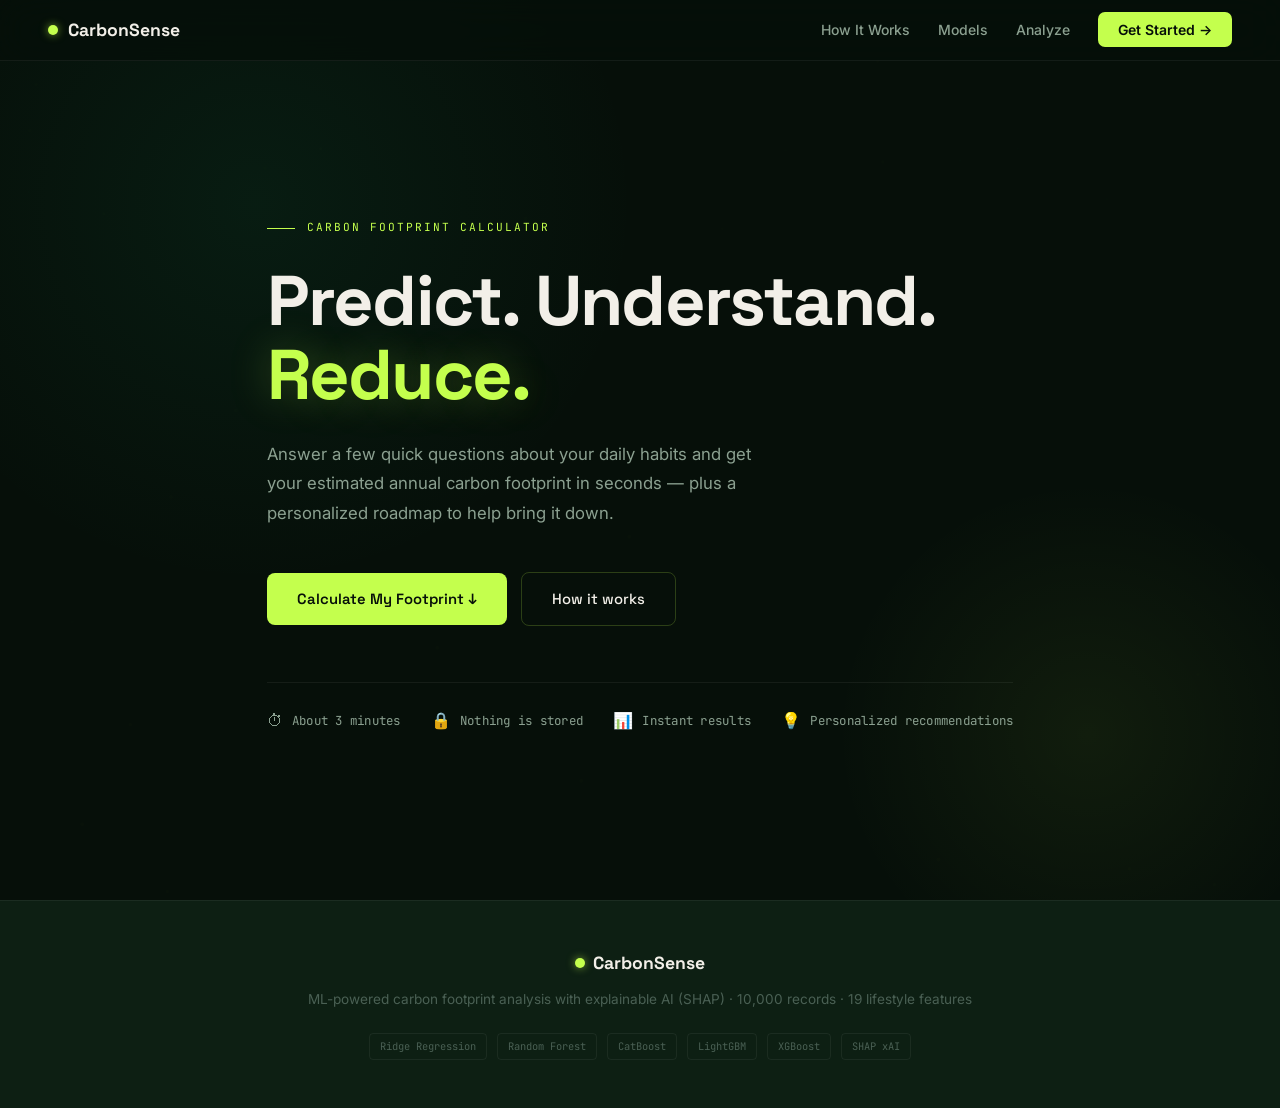
<file: carbonsense-fullstack/index.html>
<!DOCTYPE html>
<html lang="en">
<head>
<meta charset="UTF-8"/>
<meta name="viewport" content="width=device-width, initial-scale=1.0"/>
<title>CarbonSense — Carbon Footprint Calculator</title>
<link rel="preconnect" href="https://fonts.googleapis.com"/>
<link href="https://fonts.googleapis.com/css2?family=Space+Grotesk:wght@300;400;500;600;700&family=Inter:wght@300;400;500;600&family=JetBrains+Mono:wght@400;600&display=swap" rel="stylesheet"/>
<link rel="stylesheet" href="css/style.css"/>
</head>
<body>
<!-- ══ NAV ══ -->
<nav>
  <a href="index.html" class="nav-logo"><span class="logo-pulse"></span> CarbonSense</a>
  <ul class="nav-links">
    <li><a href="how-it-works.html">How It Works</a></li>
    <li><a href="models.html">Models</a></li>
    <li><a href="predict.html">Analyze</a></li>
    <li><a href="predict.html" class="nav-cta">Get Started →</a></li>
  </ul>
</nav>

<!-- ══ HERO ══ -->
<div class="hero" id="home">
  <canvas id="hero-canvas"></canvas>
  <div class="hero-glow"></div>
  <div class="hero-glow-right"></div>
  <div class="hero-inner">
    <p class="hero-eyebrow">Carbon Footprint Calculator</p>
    <h1 class="hero-headline">
      Predict. Understand.<br><span class="hl">Reduce.</span>
    </h1>
    <p class="hero-body">
      Answer a few quick questions about your daily habits and get your estimated annual carbon footprint in seconds — plus a personalized roadmap to help bring it down.
    </p>
    <div class="hero-ctas">
      <a href="predict.html" class="btn-primary">Calculate My Footprint ↓</a>
      <a href="how-it-works.html" class="btn-ghost">How it works</a>
    </div>
    <div class="hero-quickfacts">
      <span class="qf-item"><span class="qf-icon">⏱</span> About 3 minutes</span>
      <span class="qf-item"><span class="qf-icon">🔒</span> Nothing is stored</span>
      <span class="qf-item"><span class="qf-icon">📊</span> Instant results</span>
      <span class="qf-item"><span class="qf-icon">💡</span> Personalized recommendations</span>
    </div>
  </div>
</div>


<!-- ══ FOOTER ══ -->
<footer>
  <div class="foot-logo"><span class="logo-pulse"></span> CarbonSense</div>
  <p class="foot-text">ML-powered carbon footprint analysis with explainable AI (SHAP) · 10,000 records · 19 lifestyle features</p>
  <div class="foot-badges">
    <span class="foot-badge">Ridge Regression</span>
    <span class="foot-badge">Random Forest</span>
    <span class="foot-badge">CatBoost</span>
    <span class="foot-badge">LightGBM</span>
    <span class="foot-badge">XGBoost</span>
    <span class="foot-badge">SHAP xAI</span>
  </div>
</footer>

<script src="js/main.js"></script>
</body>
</html>
</file>
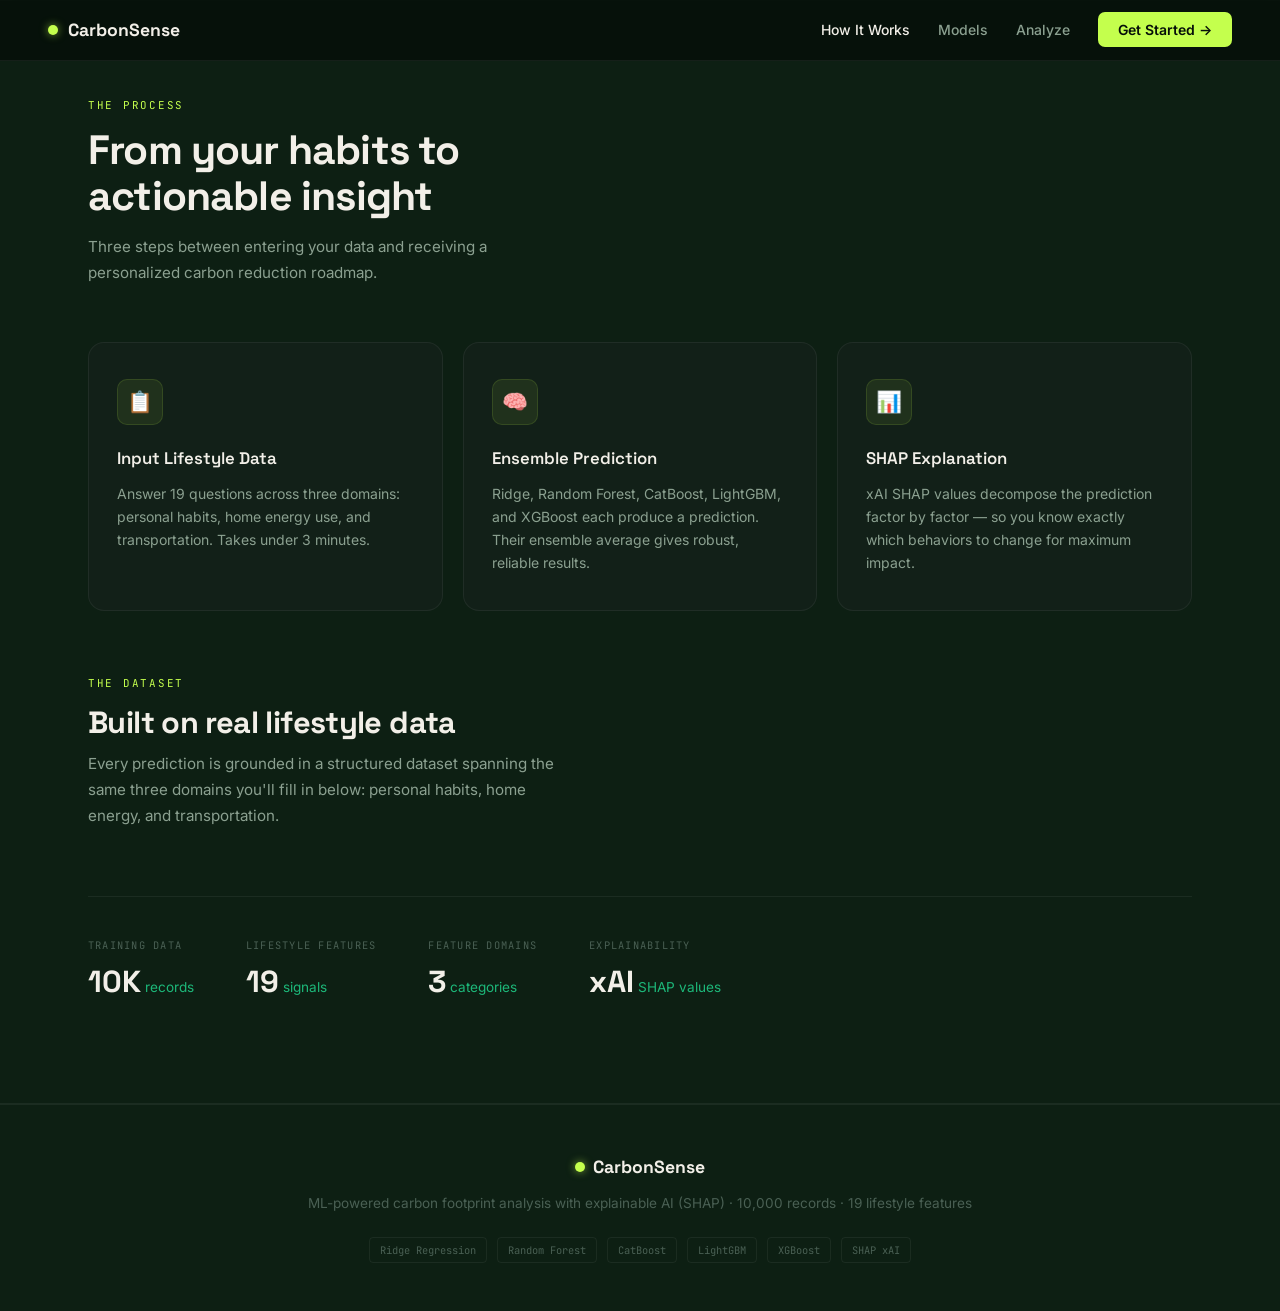
<file: carbonsense-fullstack/how-it-works.html>
<!DOCTYPE html>
<html lang="en">
<head>
<meta charset="UTF-8"/>
<meta name="viewport" content="width=device-width, initial-scale=1.0"/>
<title>How It Works — CarbonSense</title>
<link rel="preconnect" href="https://fonts.googleapis.com"/>
<link href="https://fonts.googleapis.com/css2?family=Space+Grotesk:wght@300;400;500;600;700&family=Inter:wght@300;400;500;600&family=JetBrains+Mono:wght@400;600&display=swap" rel="stylesheet"/>
<link rel="stylesheet" href="css/style.css"/>
</head>
<body>
<!-- ══ NAV ══ -->
<nav>
  <a href="index.html" class="nav-logo"><span class="logo-pulse"></span> CarbonSense</a>
  <ul class="nav-links">
    <li><a href="how-it-works.html" style="color:var(--text-primary)">How It Works</a></li>
    <li><a href="models.html">Models</a></li>
    <li><a href="predict.html">Analyze</a></li>
    <li><a href="predict.html" class="nav-cta">Get Started →</a></li>
  </ul>
</nav>

<!-- ══ HOW IT WORKS ══ -->
<div id="how-it-works" style="background:var(--bg-dark);border-top:1px solid var(--border);border-bottom:1px solid var(--border);">
  <div class="wrap">
    <div class="sec">
      <p class="sec-eyebrow">The Process</p>
      <h2 class="sec-title">From your habits to<br>actionable insight</h2>
      <p class="sec-sub">Three steps between entering your data and receiving a personalized carbon reduction roadmap.</p>
      <div class="process-grid">
        <div class="p-card">
          <div class="p-icon">📋</div>
          <h3>Input Lifestyle Data</h3>
          <p>Answer 19 questions across three domains: personal habits, home energy use, and transportation. Takes under 3 minutes.</p>
        </div>
        <div class="p-card">
          <div class="p-icon">🧠</div>
          <h3>Ensemble Prediction</h3>
          <p>Ridge, Random Forest, CatBoost, LightGBM, and XGBoost each produce a prediction. Their ensemble average gives robust, reliable results.</p>
        </div>
        <div class="p-card">
          <div class="p-icon">📊</div>
          <h3>SHAP Explanation</h3>
          <p>xAI SHAP values decompose the prediction factor by factor — so you know exactly which behaviors to change for maximum impact.</p>
        </div>
      </div>

      <div style="margin-top:64px;">
        <p class="sec-eyebrow">The Dataset</p>
        <h2 class="sec-title" style="font-size:clamp(1.4rem,2.4vw,2.1rem);margin-bottom:10px;">Built on real lifestyle data</h2>
        <p class="sec-sub" style="margin-bottom:0;">Every prediction is grounded in a structured dataset spanning the same three domains you'll fill in below: personal habits, home energy, and transportation.</p>
        <div class="hero-stats">
          <div class="hero-stat">
            <span class="stat-label">Training Data</span>
            <span class="stat-val">10K<span>records</span></span>
          </div>
          <div class="hero-stat">
            <span class="stat-label">Lifestyle Features</span>
            <span class="stat-val">19<span>signals</span></span>
          </div>
          <div class="hero-stat">
            <span class="stat-label">Feature Domains</span>
            <span class="stat-val">3<span>categories</span></span>
          </div>
          <div class="hero-stat">
            <span class="stat-label">Explainability</span>
            <span class="stat-val">xAI<span>SHAP values</span></span>
          </div>
        </div>
      </div>
    </div>
  </div>
</div>


<!-- ══ FOOTER ══ -->
<footer>
  <div class="foot-logo"><span class="logo-pulse"></span> CarbonSense</div>
  <p class="foot-text">ML-powered carbon footprint analysis with explainable AI (SHAP) · 10,000 records · 19 lifestyle features</p>
  <div class="foot-badges">
    <span class="foot-badge">Ridge Regression</span>
    <span class="foot-badge">Random Forest</span>
    <span class="foot-badge">CatBoost</span>
    <span class="foot-badge">LightGBM</span>
    <span class="foot-badge">XGBoost</span>
    <span class="foot-badge">SHAP xAI</span>
  </div>
</footer>

<script src="js/main.js"></script>
</body>
</html>
</file>
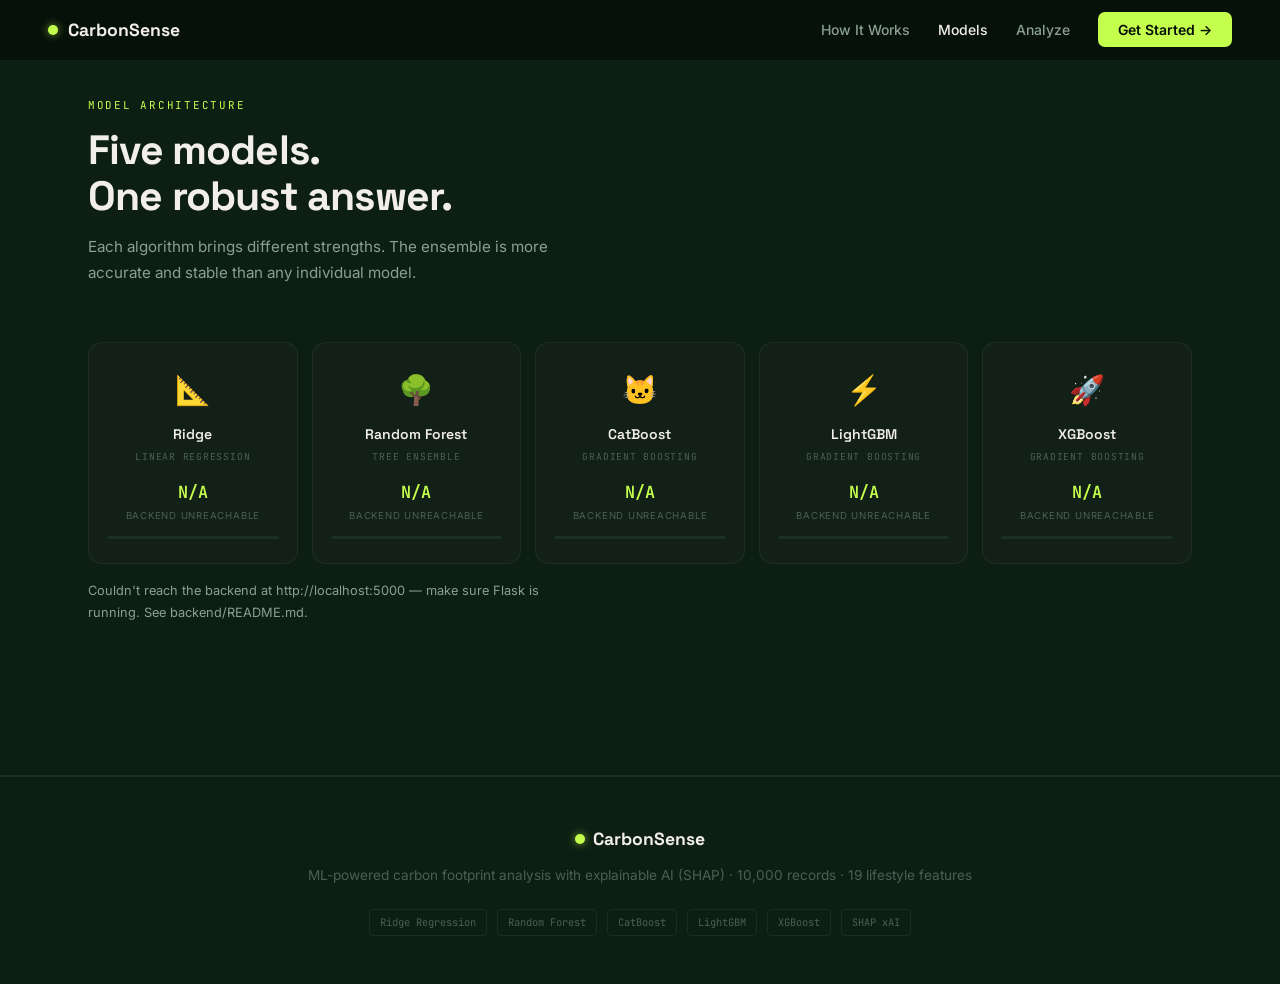
<file: carbonsense-fullstack/models.html>
<!DOCTYPE html>
<html lang="en">
<head>
<meta charset="UTF-8"/>
<meta name="viewport" content="width=device-width, initial-scale=1.0"/>
<title>Model Architecture — CarbonSense</title>
<link rel="preconnect" href="https://fonts.googleapis.com"/>
<link href="https://fonts.googleapis.com/css2?family=Space+Grotesk:wght@300;400;500;600;700&family=Inter:wght@300;400;500;600&family=JetBrains+Mono:wght@400;600&display=swap" rel="stylesheet"/>
<link rel="stylesheet" href="css/style.css"/>
</head>
<body>
<!-- ══ NAV ══ -->
<nav>
  <a href="index.html" class="nav-logo"><span class="logo-pulse"></span> CarbonSense</a>
  <ul class="nav-links">
    <li><a href="how-it-works.html">How It Works</a></li>
    <li><a href="models.html" style="color:var(--text-primary)">Models</a></li>
    <li><a href="predict.html">Analyze</a></li>
    <li><a href="predict.html" class="nav-cta">Get Started →</a></li>
  </ul>
</nav>

<!-- ══ MODELS ══ -->
<div class="models-bg" id="models">
  <div class="wrap">
    <div class="sec">
      <p class="sec-eyebrow">Model Architecture</p>
      <h2 class="sec-title">Five models.<br>One robust answer.</h2>
      <p class="sec-sub">Each algorithm brings different strengths. The ensemble is more accurate and stable than any individual model.</p>
      <div class="models-grid">
        <div class="m-card" data-model="ridge">
          <div class="m-card-icon">📐</div>
          <div class="m-card-name">Ridge</div>
          <div class="m-card-type">Linear Regression</div>
          <div class="m-card-score">—</div>
          <div class="m-card-score-label">Loading real metrics…</div>
          <div class="m-card-bar"><div class="m-card-bar-fill" style="width:0%"></div></div>
        </div>
        <div class="m-card" data-model="random_forest">
          <div class="m-card-icon">🌳</div>
          <div class="m-card-name">Random Forest</div>
          <div class="m-card-type">Tree Ensemble</div>
          <div class="m-card-score">—</div>
          <div class="m-card-score-label">Loading real metrics…</div>
          <div class="m-card-bar"><div class="m-card-bar-fill" style="width:0%"></div></div>
        </div>
        <div class="m-card" data-model="catboost">
          <div class="m-card-icon">🐱</div>
          <div class="m-card-name">CatBoost</div>
          <div class="m-card-type">Gradient Boosting</div>
          <div class="m-card-score">—</div>
          <div class="m-card-score-label">Loading real metrics…</div>
          <div class="m-card-bar"><div class="m-card-bar-fill" style="width:0%"></div></div>
        </div>
        <div class="m-card" data-model="lightgbm">
          <div class="m-card-icon">⚡</div>
          <div class="m-card-name">LightGBM</div>
          <div class="m-card-type">Gradient Boosting</div>
          <div class="m-card-score">—</div>
          <div class="m-card-score-label">Loading real metrics…</div>
          <div class="m-card-bar"><div class="m-card-bar-fill" style="width:0%"></div></div>
        </div>
        <div class="m-card" data-model="xgboost">
          <div class="m-card-icon">🚀</div>
          <div class="m-card-name">XGBoost</div>
          <div class="m-card-type">Gradient Boosting</div>
          <div class="m-card-score">—</div>
          <div class="m-card-score-label">Loading real metrics…</div>
          <div class="m-card-bar"><div class="m-card-bar-fill" style="width:0%"></div></div>
        </div>
      </div>
      <p class="sec-sub" id="models-metrics-note" style="margin-top:16px;font-size:.8rem;"></p>
    </div>
  </div>
</div>


<!-- ══ FOOTER ══ -->
<footer>
  <div class="foot-logo"><span class="logo-pulse"></span> CarbonSense</div>
  <p class="foot-text">ML-powered carbon footprint analysis with explainable AI (SHAP) · 10,000 records · 19 lifestyle features</p>
  <div class="foot-badges">
    <span class="foot-badge">Ridge Regression</span>
    <span class="foot-badge">Random Forest</span>
    <span class="foot-badge">CatBoost</span>
    <span class="foot-badge">LightGBM</span>
    <span class="foot-badge">XGBoost</span>
    <span class="foot-badge">SHAP xAI</span>
  </div>
</footer>

<script src="js/main.js"></script>
</body>
</html>
</file>
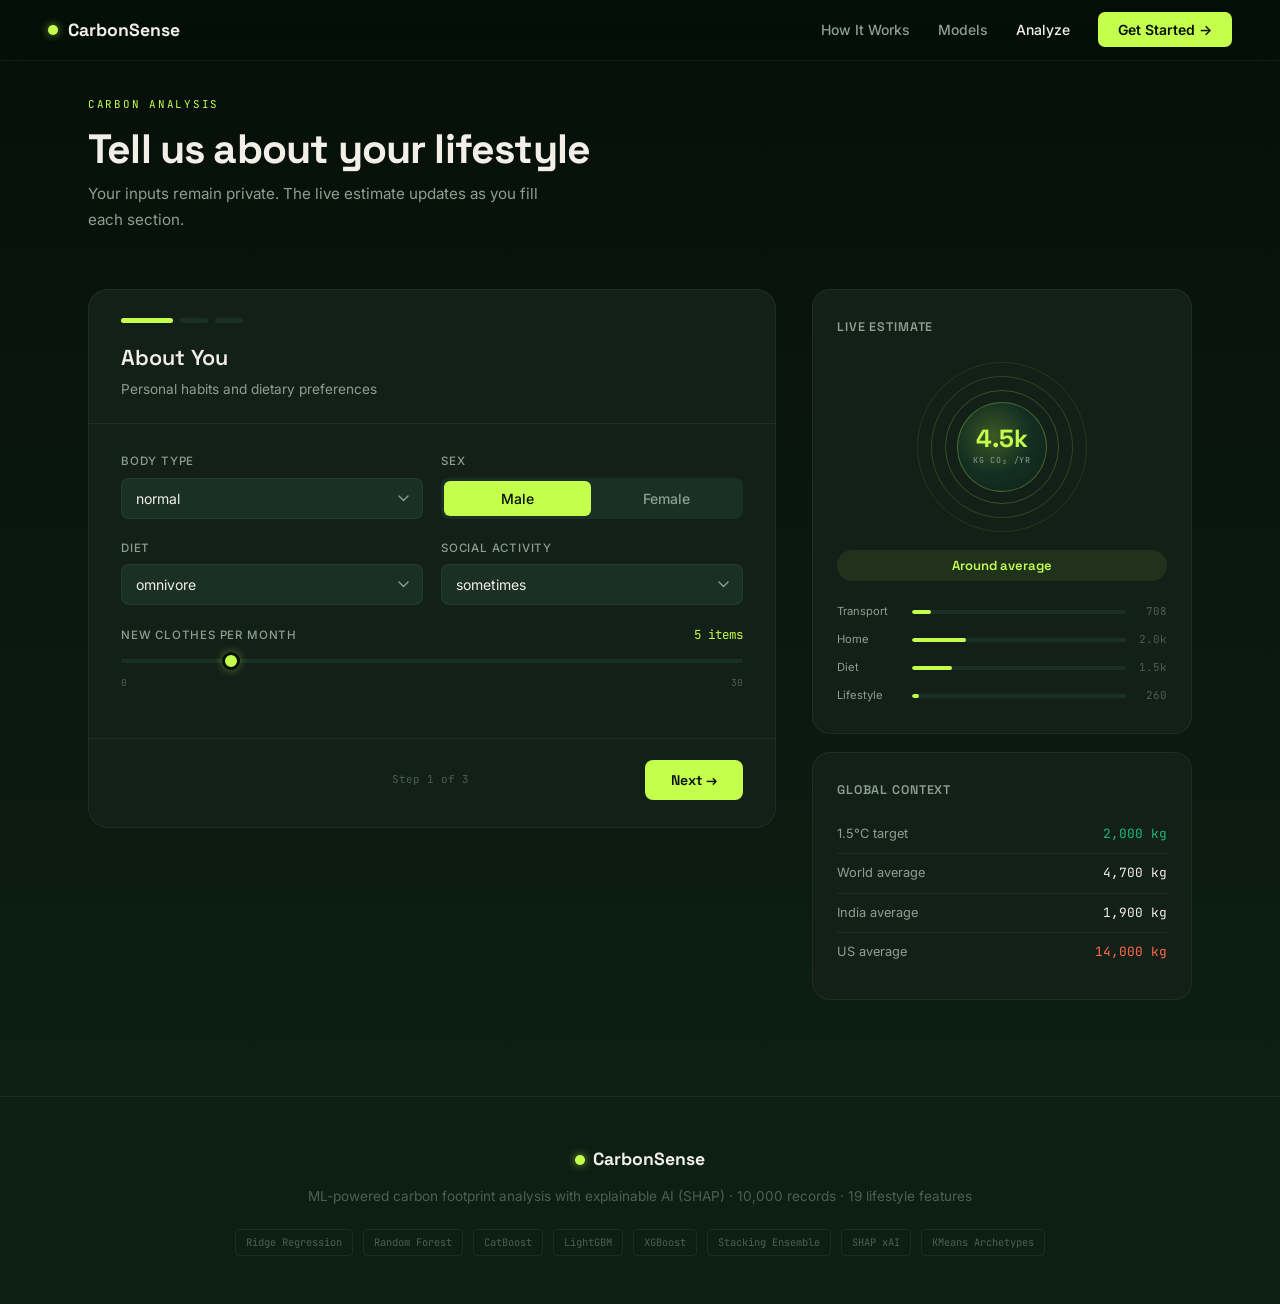
<file: carbonsense-fullstack/predict.html>
<!DOCTYPE html>
<html lang="en">
<head>
<meta charset="UTF-8"/>
<meta name="viewport" content="width=device-width, initial-scale=1.0"/>
<title>Analyze Your Footprint — CarbonSense</title>
<link rel="preconnect" href="https://fonts.googleapis.com"/>
<link href="https://fonts.googleapis.com/css2?family=Space+Grotesk:wght@300;400;500;600;700&family=Inter:wght@300;400;500;600&family=JetBrains+Mono:wght@400;600&display=swap" rel="stylesheet"/>
<link rel="stylesheet" href="css/style.css"/>
</head>
<body>
<!-- ══ NAV ══ -->
<nav>
  <a href="index.html" class="nav-logo"><span class="logo-pulse"></span> CarbonSense</a>
  <ul class="nav-links">
    <li><a href="how-it-works.html">How It Works</a></li>
    <li><a href="models.html">Models</a></li>
    <li><a href="predict.html" style="color:var(--text-primary)">Analyze</a></li>
    <li><a href="predict.html" class="nav-cta">Get Started →</a></li>
  </ul>
</nav>

<!-- ══ FORM ══ -->
<div class="form-bg" id="predict">
  <div class="wrap">
    <div class="sec">
      <p class="sec-eyebrow">Carbon Analysis</p>
      <h2 class="sec-title" style="margin-bottom:8px;">Tell us about your lifestyle</h2>
      <p class="sec-sub">Your inputs remain private. The live estimate updates as you fill each section.</p>

      <div class="form-layout">

        <!-- Form Card -->
        <div class="form-card">
          <div class="form-head">
            <div class="step-pills">
              <div class="s-pill active" id="pill-1" style="width:28px;"></div>
              <div class="s-pill" id="pill-2" style="width:28px;"></div>
              <div class="s-pill" id="pill-3" style="width:28px;"></div>
            </div>
            <div class="form-head-title" id="fstep-title">About You</div>
            <div class="form-head-sub" id="fstep-sub">Personal habits and dietary preferences</div>
          </div>

          <div class="form-body">

            <!-- Step 1 -->
            <div class="fstep active" id="fstep-1">
              <div class="frow">
                <div class="fg">
                  <label>Body Type</label>
                  <select id="body-type">
                    <option value="">Select...</option>
                    <option>obese</option><option>overweight</option>
                    <option selected>normal</option><option>underweight</option>
                  </select>
                </div>
                <div class="fg">
                  <label>Sex</label>
                  <div class="toggle-group">
                    <button class="tog-btn active" onclick="setSex(this,'male')">Male</button>
                    <button class="tog-btn" onclick="setSex(this,'female')">Female</button>
                  </div>
                </div>
              </div>
              <div class="frow">
                <div class="fg">
                  <label>Diet</label>
                  <select id="diet">
                    <option value="">Select...</option>
                    <option selected>omnivore</option><option>pescatarian</option>
                    <option>vegetarian</option><option>vegan</option>
                  </select>
                </div>
                <div class="fg">
                  <label>Social Activity</label>
                  <select id="social">
                    <option value="">Select...</option>
                    <option>never</option><option selected>sometimes</option><option>often</option>
                  </select>
                </div>
              </div>
              <div class="fg">
                <div class="range-header">
                  <span class="range-label-txt">New Clothes per Month</span>
                  <span class="range-val" id="clothes-val">5 items</span>
                </div>
                <input type="range" id="new-clothes" min="0" max="30" value="5"
                  oninput="rng('new-clothes','clothes-val',v=>v+' items')"/>
                <div class="range-ends"><span>0</span><span>30</span></div>
              </div>
            </div>

            <!-- Step 2 -->
            <div class="fstep" id="fstep-2">
              <div class="frow">
                <div class="fg">
                  <label>Heating Energy Source</label>
                  <select id="heating">
                    <option value="">Select...</option>
                    <option>coal</option><option selected>natural gas</option>
                    <option>wood</option><option>electricity</option><option>solar</option>
                  </select>
                </div>
                <div class="fg">
                  <label>Shower Frequency</label>
                  <select id="shower">
                    <option value="">Select...</option>
                    <option selected>daily</option><option>twice a day</option>
                    <option>more frequently</option><option>less frequently</option>
                  </select>
                </div>
              </div>
              <div class="frow">
                <div class="fg">
                  <label>Energy Efficiency</label>
                  <select id="energy-eff">
                    <option value="">Select...</option>
                    <option>No</option><option selected>Sometimes</option><option>Yes</option>
                  </select>
                </div>
                <div class="fg">
                  <label>Monthly Grocery Bill ($)</label>
                  <input type="number" id="grocery" placeholder="e.g. 250" value="250" min="0" max="2000"/>
                </div>
              </div>
              <div class="fg full">
                <label>Cooking With <span style="text-transform:none;color:var(--text-muted);">(select all that apply)</span></label>
                <div class="chip-group" id="cooking-group">
                  <label class="chip"><input type="checkbox" value="Stove" checked/> Stove</label>
                  <label class="chip"><input type="checkbox" value="Oven"/> Oven</label>
                  <label class="chip"><input type="checkbox" value="Microwave" checked/> Microwave</label>
                  <label class="chip"><input type="checkbox" value="Grill"/> Grill</label>
                  <label class="chip"><input type="checkbox" value="Airfryer"/> Airfryer</label>
                </div>
              </div>
              <div class="fg full">
                <label>Recycling <span style="text-transform:none;color:var(--text-muted);">(select all that apply)</span></label>
                <div class="chip-group" id="recycling-group">
                  <label class="chip"><input type="checkbox" value="Paper" checked/> Paper</label>
                  <label class="chip"><input type="checkbox" value="Plastic" checked/> Plastic</label>
                  <label class="chip"><input type="checkbox" value="Glass"/> Glass</label>
                  <label class="chip"><input type="checkbox" value="Metal"/> Metal</label>
                </div>
              </div>
              <div class="frow">
                <div class="fg">
                  <label>Waste Bag Size</label>
                  <select id="waste-size">
                    <option value="">Select...</option>
                    <option>small</option><option selected>medium</option>
                    <option>large</option><option>extra large</option>
                  </select>
                </div>
                <div class="fg">
                  <label>Waste Bags per Week</label>
                  <input type="number" id="waste-count" placeholder="e.g. 3" value="3" min="0" max="20"/>
                </div>
              </div>
              <div class="fg">
                <div class="range-header">
                  <span class="range-label-txt">Daily TV / PC Hours</span>
                  <span class="range-val" id="tv-val">3 hrs</span>
                </div>
                <input type="range" id="tv-hours" min="0" max="24" value="3"
                  oninput="rng('tv-hours','tv-val',v=>v+' hrs')"/>
                <div class="range-ends"><span>0h</span><span>24h</span></div>
              </div>
              <div class="fg">
                <div class="range-header">
                  <span class="range-label-txt">Daily Internet Hours</span>
                  <span class="range-val" id="net-val">4 hrs</span>
                </div>
                <input type="range" id="net-hours" min="0" max="24" value="4"
                  oninput="rng('net-hours','net-val',v=>v+' hrs')"/>
                <div class="range-ends"><span>0h</span><span>24h</span></div>
              </div>
            </div>

            <!-- Step 3 -->
            <div class="fstep" id="fstep-3">
              <div class="frow">
                <div class="fg">
                  <label>Primary Transport</label>
                  <select id="transport" onchange="onTransportChange()">
                    <option value="">Select...</option>
                    <option>public</option><option selected>private</option>
                    <option>walk/bicycle</option>
                  </select>
                </div>
                <div class="fg">
                  <label>Vehicle Type</label>
                  <select id="vehicle-type" onchange="updateOrb()">
                    <option value="">Select...</option>
                    <option selected>petrol</option><option>diesel</option>
                    <option>hybrid</option><option>lpg</option><option>electric</option>
                    <option>none</option>
                  </select>
                </div>
              </div>
              <div class="fg">
                <div class="range-header">
                  <span class="range-label-txt">Monthly Driving Distance</span>
                  <span class="range-val" id="dist-val">1,200 km</span>
                </div>
                <input type="range" id="vehicle-dist" min="0" max="8000" step="50" value="1200"
                  oninput="rng('vehicle-dist','dist-val',v=>parseInt(v).toLocaleString()+' km')"/>
                <div class="range-ends"><span>0 km</span><span>8,000 km</span></div>
              </div>
              <div class="fg">
                <label>Air Travel Frequency</label>
                <select id="air-travel">
                  <option value="">Select...</option>
                  <option>never</option><option selected>rarely</option>
                  <option>frequently</option><option>very frequently</option>
                </select>
              </div>
              <div class="step-summary">
                <p class="step-summary-text">Ready to analyze your footprint using 5 ML models with SHAP explainability.</p>
                <div class="tags-row">
                  <span class="tag">Ridge</span>
                  <span class="tag">Random Forest</span>
                  <span class="tag">CatBoost</span>
                  <span class="tag">LightGBM</span>
                  <span class="tag">XGBoost</span>
                  <span class="tag">SHAP xAI</span>
                </div>
              </div>
            </div>

          </div><!-- /form-body -->

          <div class="form-foot">
            <button class="btn-back" id="btn-back" onclick="goStep(-1)" style="visibility:hidden;">← Back</button>
            <span class="step-counter" id="step-ctr">Step 1 of 3</span>
            <button class="btn-next" id="btn-next" onclick="goStep(1)">Next →</button>
          </div>
        </div><!-- /form-card -->

        <!-- ── Gauge Sidebar ── -->
        <div class="gauge-sidebar">
          <div class="g-card">
            <div class="g-title">Live Estimate</div>
            <div class="orb-wrap">
              <div class="o-ring"></div>
              <div class="o-ring"></div>
              <div class="o-ring"></div>
              <div class="o-core" id="orb-core">
                <div class="o-num" id="orb-num">—</div>
                <div class="o-unit">kg CO₂ /yr</div>
              </div>
            </div>
            <div class="emission-badge" id="emission-badge">Fill in your details</div>
            <div class="g-breakdown">
              <div class="g-row">
                <span class="g-row-lbl">Transport</span>
                <div class="g-track"><div class="g-fill" id="gf-transport"></div></div>
                <span class="g-v" id="gv-transport">—</span>
              </div>
              <div class="g-row">
                <span class="g-row-lbl">Home</span>
                <div class="g-track"><div class="g-fill" id="gf-home"></div></div>
                <span class="g-v" id="gv-home">—</span>
              </div>
              <div class="g-row">
                <span class="g-row-lbl">Diet</span>
                <div class="g-track"><div class="g-fill" id="gf-diet"></div></div>
                <span class="g-v" id="gv-diet">—</span>
              </div>
              <div class="g-row">
                <span class="g-row-lbl">Lifestyle</span>
                <div class="g-track"><div class="g-fill" id="gf-lifestyle"></div></div>
                <span class="g-v" id="gv-lifestyle">—</span>
              </div>
            </div>
          </div>

          <div class="g-card">
            <div class="g-title" style="margin-bottom:14px;">Global Context</div>
            <div class="ctx-row">
              <span class="ctx-lbl">1.5°C target</span>
              <span class="ctx-val" style="color:var(--accent-teal)">2,000 kg</span>
            </div>
            <div class="ctx-row">
              <span class="ctx-lbl">World average</span>
              <span class="ctx-val" style="color:var(--text-primary)">4,700 kg</span>
            </div>
            <div class="ctx-row">
              <span class="ctx-lbl">India average</span>
              <span class="ctx-val" style="color:var(--text-primary)">1,900 kg</span>
            </div>
            <div class="ctx-row">
              <span class="ctx-lbl">US average</span>
              <span class="ctx-val" style="color:var(--accent-coral)">14,000 kg</span>
            </div>
          </div>
        </div><!-- /gauge-sidebar -->

      </div><!-- /form-layout -->
    </div>
  </div>
</div>

<!-- ══ RESULTS ══ -->
<div id="results">
  <div class="results-bg">
    <div class="wrap">
      <div class="sec">
        <p class="sec-eyebrow">Analysis Complete</p>
        <h2 class="sec-title">Your Carbon Footprint</h2>

        <div class="results-grid">
          <!-- Left Column -->
          <div>
            <!-- Score Hero -->
            <div class="r-card" style="margin-bottom:22px;">
              <p class="r-card-title">Predicted Annual Emission</p>
              <div class="score-hero">
                <div>
                  <p class="score-label" id="score-label">Ensemble Estimate</p>
                  <div class="score-num" id="res-score">—</div>
                  <div class="score-unit">kg CO₂ equivalent / year</div>
                </div>
                <div class="score-context">
                  <div class="score-class" id="res-class">—</div>
                  <div class="score-ctx-text" id="res-context">Run the calculator to see your result.</div>
                </div>
              </div>
            </div>

            <!-- SHAP -->
            <div class="r-card">
              <p class="r-card-title">SHAP Feature Importance</p>
              <div id="shap-items">
                <p style="font-size:.8rem;color:var(--text-muted);">Run the calculator to see your SHAP breakdown.</p>
              </div>
              <div class="shap-legend">
                <div class="shap-leg-item"><div class="shap-leg-dot" style="background:var(--accent-coral)"></div> Increases emission</div>
                <div class="shap-leg-item"><div class="shap-leg-dot" style="background:var(--accent-teal)"></div> Reduces emission</div>
              </div>
            </div>
          </div>

          <!-- Right Column -->
          <div style="display:flex;flex-direction:column;gap:22px;">
            <!-- Model Predictions -->
            <div class="r-card">
              <p class="r-card-title">Model Predictions</p>
              <div id="mpred-container">
                <p style="font-size:.8rem;color:var(--text-muted);">Run the calculator to see live model predictions.</p>
              </div>
            </div>


            <!-- Lifestyle Archetype -->
            <div class="r-card">
              <p class="r-card-title">Lifestyle Archetype</p>
              <div class="score-class" id="archetype-label" style="margin-bottom:6px;">—</div>
              <p style="font-size:.8rem;color:var(--text-muted);" id="archetype-note">Run the calculator to see your archetype.</p>
            </div>

            <!-- Percentile -->
            <div class="r-card" style="text-align:center;">
              <p class="r-card-title" style="text-align:left;">Dataset Percentile</p>
              <div class="pct-num" id="pct-num">—</div>
              <p style="font-size:.82rem;color:var(--text-secondary);" id="pct-desc">Run the calculator to see where you land.</p>
              <div class="pct-bar-track">
                <div class="pct-bar-fill" id="pct-bar" style="width:0%"></div>
              </div>
              <div class="pct-ends">
                <span class="pct-end">Low ← </span>
                <span class="pct-end">→ High</span>
              </div>
            </div>
          </div>
        </div><!-- /results-grid -->
      </div>
    </div>
  </div>

  <!-- ── RECOMMENDATIONS ── -->
  <div class="rec-bg" style="border-top:1px solid var(--border);">
    <div class="wrap">
      <div class="sec">
        <p class="sec-eyebrow">Personalized Recommendations</p>
        <h2 class="sec-title">Your reduction roadmap</h2>
        <p class="sec-sub">Ranked by potential CO₂ saving, derived directly from your SHAP importance scores.</p>
        <div class="rec-grid" id="rec-grid">
          <p style="font-size:.85rem;color:var(--text-muted);">Run the calculator to get your personalized roadmap.</p>
        </div>
      </div>
    </div>
  </div>
</div><!-- /results -->


<!-- ══ FOOTER ══ -->
<footer>
  <div class="foot-logo"><span class="logo-pulse"></span> CarbonSense</div>
  <p class="foot-text">ML-powered carbon footprint analysis with explainable AI (SHAP) · 10,000 records · 19 lifestyle features</p>
  <div class="foot-badges">
    <span class="foot-badge">Ridge Regression</span>
    <span class="foot-badge">Random Forest</span>
    <span class="foot-badge">CatBoost</span>
    <span class="foot-badge">LightGBM</span>
    <span class="foot-badge">XGBoost</span>
    <span class="foot-badge">Stacking Ensemble</span>
    <span class="foot-badge">SHAP xAI</span>
    <span class="foot-badge">KMeans Archetypes</span>
  </div>
</footer>
<!-- Uncomment and set to your machine's LAN IP if testing from a phone/another
     device on the same network. Left unset, main.js defaults to http://localhost:5000. -->
<!-- <script>window.CARBONSENSE_API_URL = 'http://192.168.29.138:5000';</script> -->
<script src="js/main.js"></script>
</body>
</html>
</file>
<file: carbonsense-fullstack/css/style.css>
*,*::before,*::after{box-sizing:border-box;margin:0;padding:0;}
:root{
  --bg-darkest:#060F09;
  --bg-dark:#0D1F13;
  --bg-card:#122018;
  --bg-elevated:#1A3024;
  --accent-lime:#C4FF4D;
  --accent-teal:#1DB87A;
  --accent-amber:#FFB830;
  --accent-coral:#FF6B4A;
  --text-primary:#F2EFE8;
  --text-secondary:#8BA090;
  --text-muted:#4A6054;
  --border:rgba(255,255,255,0.06);
  --border-lime:rgba(196,255,77,0.2);
  --font-display:'Space Grotesk',sans-serif;
  --font-body:'Inter',sans-serif;
  --font-mono:'JetBrains Mono',monospace;
  --radius:12px;
}
html{scroll-behavior:smooth;}
body{font-family:var(--font-body);background:var(--bg-darkest);color:var(--text-primary);line-height:1.6;overflow-x:hidden;}

/* ── NAV ── */
nav{
  position:fixed;top:0;left:0;right:0;z-index:100;
  padding:16px 48px;display:flex;align-items:center;justify-content:space-between;
  background:rgba(6,15,9,0.82);backdrop-filter:blur(20px);
  border-bottom:1px solid var(--border);
}
.nav-logo{
  font-family:var(--font-display);font-size:1.1rem;font-weight:700;
  color:var(--text-primary);text-decoration:none;
  display:flex;align-items:center;gap:10px;
}
.logo-pulse{
  width:10px;height:10px;border-radius:50%;
  background:var(--accent-lime);
  box-shadow:0 0 8px rgba(196,255,77,0.6);
  animation:logoPulse 2.4s ease-in-out infinite;
}
@keyframes logoPulse{0%,100%{box-shadow:0 0 6px rgba(196,255,77,0.4);}50%{box-shadow:0 0 14px rgba(196,255,77,0.8);}}
.nav-links{display:flex;align-items:center;gap:28px;list-style:none;}
.nav-links a{color:var(--text-secondary);text-decoration:none;font-size:0.875rem;font-weight:500;transition:color .2s;}
.nav-links a:hover{color:var(--text-primary);}
.nav-cta{
  background:var(--accent-lime)!important;color:var(--bg-darkest)!important;
  padding:9px 20px;border-radius:7px;font-weight:600!important;
  transition:opacity .2s,transform .2s!important;
}
.nav-cta:hover{opacity:.88;transform:translateY(-1px);}

/* ── HERO ── */
.hero{min-height:100vh;position:relative;display:flex;align-items:center;overflow:hidden;}
#hero-canvas{position:absolute;inset:0;opacity:.45;pointer-events:none;}
.hero-glow{
  position:absolute;top:-20%;left:-10%;
  width:60vw;height:60vw;
  background:radial-gradient(circle,rgba(29,184,122,0.08) 0%,transparent 70%);
  pointer-events:none;
}
.hero-glow-right{
  position:absolute;bottom:-10%;right:-5%;
  width:40vw;height:40vw;
  background:radial-gradient(circle,rgba(196,255,77,0.06) 0%,transparent 70%);
  pointer-events:none;
}
.hero-inner{position:relative;z-index:2;max-width:1200px;margin:0 auto;padding:130px 48px 80px;}
.hero-eyebrow{
  font-family:var(--font-mono);font-size:0.7rem;color:var(--accent-lime);
  letter-spacing:.18em;text-transform:uppercase;margin-bottom:28px;
  display:flex;align-items:center;gap:12px;
}
.hero-eyebrow::before{content:'';display:block;width:28px;height:1px;background:var(--accent-lime);}
.hero-headline{
  font-family:var(--font-display);font-size:clamp(2.8rem,5.5vw,5rem);
  font-weight:700;line-height:1.04;letter-spacing:-.025em;
  margin-bottom:28px;max-width:720px;
}
.hero-headline .hl{
  color:var(--accent-lime);
  text-shadow:0 0 40px rgba(196,255,77,0.25);
}
.hero-body{font-size:1.05rem;color:var(--text-secondary);max-width:500px;margin-bottom:44px;line-height:1.75;}
.hero-ctas{display:flex;align-items:center;gap:14px;flex-wrap:wrap;}
.btn-primary{
  background:var(--accent-lime);color:var(--bg-darkest);
  padding:14px 30px;border-radius:8px;
  font-family:var(--font-display);font-weight:600;font-size:.925rem;
  text-decoration:none;border:none;cursor:pointer;
  transition:transform .2s,opacity .2s;display:inline-flex;align-items:center;gap:8px;
}
.btn-primary:hover{transform:translateY(-2px);opacity:.9;}
.btn-ghost{
  border:1px solid var(--border-lime);color:var(--text-primary);
  padding:14px 30px;border-radius:8px;
  font-family:var(--font-display);font-weight:500;font-size:.925rem;
  text-decoration:none;cursor:pointer;background:transparent;
  transition:border-color .2s,background .2s;
}
.btn-ghost:hover{border-color:var(--accent-lime);background:rgba(196,255,77,.06);}
.hero-stats{
  margin-top:68px;padding-top:40px;
  border-top:1px solid var(--border);
  display:flex;gap:52px;flex-wrap:wrap;
}
.hero-stat{display:flex;flex-direction:column;gap:4px;}
.stat-label{font-family:var(--font-mono);font-size:.65rem;color:var(--text-muted);text-transform:uppercase;letter-spacing:.12em;}
.stat-val{font-family:var(--font-display);font-size:1.9rem;font-weight:700;color:var(--text-primary);}
.stat-val span{font-size:.85rem;color:var(--accent-teal);font-family:var(--font-body);font-weight:400;margin-left:4px;}
.hero-quickfacts{
  margin-top:56px;padding-top:28px;
  border-top:1px solid var(--border);
  display:flex;gap:30px;flex-wrap:wrap;
}
.qf-item{
  display:flex;align-items:center;gap:9px;
  font-family:var(--font-mono);font-size:.78rem;color:var(--text-secondary);
  letter-spacing:.02em;
}
.qf-item .qf-icon{font-size:1rem;line-height:1;}

/* ── SECTION BASE ── */
.wrap{max-width:1200px;margin:0 auto;padding:0 48px;}
.sec{padding:96px 0;}
.sec-eyebrow{font-family:var(--font-mono);font-size:.68rem;color:var(--accent-lime);letter-spacing:.16em;text-transform:uppercase;margin-bottom:14px;}
.sec-title{font-family:var(--font-display);font-size:clamp(1.7rem,3.2vw,2.7rem);font-weight:700;letter-spacing:-.02em;line-height:1.12;margin-bottom:14px;}
.sec-sub{font-size:.95rem;color:var(--text-secondary);max-width:480px;line-height:1.7;margin-bottom:56px;}
.divider{border:none;border-top:1px solid var(--border);}

/* ── HOW IT WORKS ── */
.process-grid{display:grid;grid-template-columns:repeat(3,1fr);gap:20px;}
.p-card{
  background:var(--bg-card);border:1px solid var(--border);border-radius:16px;
  padding:36px 28px;position:relative;overflow:hidden;
  transition:border-color .3s,transform .3s;
}
.p-card:hover{border-color:rgba(196,255,77,.28);transform:translateY(-4px);}
.p-card::after{
  content:'';position:absolute;top:0;left:0;right:0;height:2px;
  background:linear-gradient(90deg,var(--accent-lime),transparent);
  opacity:0;transition:opacity .3s;
}
.p-card:hover::after{opacity:1;}
.p-icon{
  width:46px;height:46px;border-radius:10px;
  background:rgba(196,255,77,.08);border:1px solid rgba(196,255,77,.12);
  display:flex;align-items:center;justify-content:center;
  font-size:1.3rem;margin-bottom:20px;
}
.p-card h3{font-family:var(--font-display);font-size:1.05rem;font-weight:600;margin-bottom:10px;}
.p-card p{font-size:.875rem;color:var(--text-secondary);line-height:1.65;}

/* ── MODELS ── */
.models-bg{background:var(--bg-dark);border-top:1px solid var(--border);border-bottom:1px solid var(--border);}
.models-grid{display:grid;grid-template-columns:repeat(5,1fr);gap:14px;}
.m-card{
  background:var(--bg-card);border:1px solid var(--border);border-radius:14px;
  padding:24px 18px;text-align:center;
  transition:border-color .3s,transform .3s;cursor:default;
}
.m-card:hover{border-color:rgba(196,255,77,.3);transform:translateY(-5px);}
.m-card-icon{font-size:1.8rem;margin-bottom:10px;}
.m-card-name{font-family:var(--font-display);font-size:.875rem;font-weight:600;margin-bottom:4px;}
.m-card-type{font-family:var(--font-mono);font-size:.6rem;color:var(--text-muted);text-transform:uppercase;letter-spacing:.08em;}
.m-card-score{
  margin-top:14px;font-family:var(--font-mono);font-size:1.05rem;
  font-weight:600;color:var(--accent-lime);
}
.m-card-score-label{font-size:.6rem;color:var(--text-muted);text-transform:uppercase;letter-spacing:.08em;margin-top:3px;}
.m-card-bar{
  margin-top:12px;height:3px;background:var(--bg-elevated);border-radius:2px;overflow:hidden;
}
.m-card-bar-fill{height:100%;background:linear-gradient(90deg,var(--accent-teal),var(--accent-lime));border-radius:2px;}

/* ── FORM SECTION ── */
.form-bg{background:linear-gradient(180deg,var(--bg-darkest) 0%,var(--bg-dark) 100%);}
.form-layout{display:grid;grid-template-columns:1fr 380px;gap:36px;align-items:start;}
.form-card{
  background:var(--bg-card);border:1px solid var(--border);border-radius:20px;overflow:hidden;
}
.form-head{padding:28px 32px 22px;border-bottom:1px solid var(--border);}
.step-pills{display:flex;align-items:center;gap:7px;margin-bottom:18px;}
.s-pill{height:5px;border-radius:3px;background:var(--bg-elevated);transition:all .4s cubic-bezier(.34,1.56,.64,1);}
.s-pill.active{background:var(--accent-lime);width:52px!important;}
.s-pill.done{background:var(--accent-teal);}
.form-head-title{font-family:var(--font-display);font-size:1.35rem;font-weight:600;margin-bottom:4px;}
.form-head-sub{font-size:.85rem;color:var(--text-secondary);}
.form-body{padding:28px 32px;}
.fstep{display:none;}
.fstep.active{display:block;}
.frow{display:grid;grid-template-columns:1fr 1fr;gap:18px;}
.fg{margin-bottom:20px;}
.fg.full{grid-column:1/-1;}
.fg label{
  display:block;font-size:.72rem;font-weight:500;color:var(--text-secondary);
  margin-bottom:7px;text-transform:uppercase;letter-spacing:.07em;
}
select,input[type=number]{
  width:100%;background:var(--bg-elevated);
  border:1px solid var(--border);border-radius:8px;
  padding:11px 14px;color:var(--text-primary);
  font-family:var(--font-body);font-size:.875rem;outline:none;
  transition:border-color .2s,box-shadow .2s;appearance:none;
}
select{
  background-image:url("data:image/svg+xml,%3Csvg xmlns='http://www.w3.org/2000/svg' width='11' height='7' viewBox='0 0 11 7'%3E%3Cpath d='M1 1l4.5 4.5L10 1' stroke='%238BA090' stroke-width='1.4' fill='none' stroke-linecap='round' stroke-linejoin='round'/%3E%3C/svg%3E");
  background-repeat:no-repeat;background-position:right 13px center;padding-right:36px;cursor:pointer;
}
select:focus,input[type=number]:focus{border-color:rgba(196,255,77,.4);box-shadow:0 0 0 3px rgba(196,255,77,.07);}
select option{background:var(--bg-dark);}
.chip-group{display:flex;flex-wrap:wrap;gap:8px;}
.chip{
  display:flex;align-items:center;gap:7px;
  background:var(--bg-elevated);border:1px solid var(--border);border-radius:100px;
  padding:8px 14px;font-size:.8rem;color:var(--text-secondary);cursor:pointer;
  transition:border-color .2s,color .2s;
}
.chip:has(input:checked){border-color:rgba(196,255,77,.4);color:var(--text-primary);}
.chip input{accent-color:var(--accent-lime);cursor:pointer;}
.toggle-group{display:flex;background:var(--bg-elevated);border-radius:8px;padding:3px;gap:3px;}
.tog-btn{
  flex:1;background:transparent;border:none;padding:9px 12px;
  border-radius:6px;color:var(--text-secondary);
  font-family:var(--font-body);font-size:.875rem;font-weight:500;cursor:pointer;
  transition:all .2s;
}
.tog-btn.active{background:var(--accent-lime);color:var(--bg-darkest);}
.range-header{display:flex;justify-content:space-between;align-items:center;margin-bottom:6px;}
.range-label-txt{font-size:.72rem;font-weight:500;color:var(--text-secondary);text-transform:uppercase;letter-spacing:.07em;}
.range-val{font-family:var(--font-mono);font-size:.78rem;color:var(--accent-lime);}
input[type=range]{
  width:100%;-webkit-appearance:none;appearance:none;
  height:20px;background:transparent;outline:none;cursor:pointer;
  padding:0;border:none;box-shadow:none;
}
input[type=range]::-webkit-slider-runnable-track{
  height:4px;background:var(--bg-elevated);border-radius:2px;
}
input[type=range]::-webkit-slider-thumb{
  -webkit-appearance:none;width:18px;height:18px;border-radius:50%;
  background:var(--accent-lime);margin-top:-7px;
  border:3px solid var(--bg-darkest);
  box-shadow:0 0 8px rgba(196,255,77,.4);
  transition:transform .15s;
}
input[type=range]:hover::-webkit-slider-thumb{transform:scale(1.15);}
.range-ends{display:flex;justify-content:space-between;margin-top:-4px;}
.range-ends span{font-family:var(--font-mono);font-size:.6rem;color:var(--text-muted);}
.form-foot{
  padding:20px 32px 26px;border-top:1px solid var(--border);
  display:flex;justify-content:space-between;align-items:center;
}
.btn-back{
  background:transparent;border:1px solid var(--border);color:var(--text-secondary);
  padding:11px 22px;border-radius:8px;font-family:var(--font-display);font-size:.875rem;
  font-weight:500;cursor:pointer;transition:all .2s;
}
.btn-back:hover{border-color:var(--text-secondary);color:var(--text-primary);}
.step-counter{font-family:var(--font-mono);font-size:.68rem;color:var(--text-muted);}
.btn-next{
  background:var(--accent-lime);color:var(--bg-darkest);
  padding:11px 26px;border-radius:8px;
  font-family:var(--font-display);font-size:.875rem;font-weight:600;
  border:none;cursor:pointer;transition:transform .2s,opacity .2s;
  display:flex;align-items:center;gap:7px;
}
.btn-next:hover{transform:translateY(-1px);opacity:.9;}

/* summary box */
.step-summary{
  background:var(--bg-elevated);border-radius:10px;
  padding:18px;margin-top:4px;
}
.step-summary-text{font-size:.8rem;color:var(--text-secondary);margin-bottom:10px;font-weight:500;}
.tags-row{display:flex;gap:7px;flex-wrap:wrap;}
.tag{
  font-family:var(--font-mono);font-size:.6rem;
  background:rgba(196,255,77,.07);color:var(--accent-lime);
  border:1px solid rgba(196,255,77,.14);border-radius:4px;
  padding:3px 9px;text-transform:uppercase;letter-spacing:.05em;
}

/* ── GAUGE SIDEBAR ── */
.gauge-sidebar{position:sticky;top:96px;display:flex;flex-direction:column;gap:18px;}
.g-card{
  background:var(--bg-card);border:1px solid var(--border);border-radius:18px;padding:28px 24px;
}
.g-title{font-family:var(--font-display);font-size:.78rem;font-weight:600;color:var(--text-secondary);text-transform:uppercase;letter-spacing:.07em;margin-bottom:24px;}

/* Carbon Pulse Orb — signature element */
.orb-wrap{position:relative;width:170px;height:170px;margin:0 auto 18px;}
.o-ring{
  position:absolute;inset:0;border-radius:50%;
  border:1px solid rgba(196,255,77,.1);
  animation:orbBreath 3.2s ease-in-out infinite;
}
.o-ring:nth-child(2){inset:14px;border-color:rgba(196,255,77,.16);animation-delay:.9s;}
.o-ring:nth-child(3){inset:28px;border-color:rgba(196,255,77,.22);animation-delay:1.8s;}
@keyframes orbBreath{
  0%,100%{transform:scale(1);opacity:.7;}
  50%{transform:scale(1.03);opacity:1;}
}
.o-core{
  position:absolute;inset:40px;border-radius:50%;
  display:flex;flex-direction:column;align-items:center;justify-content:center;
  border:1px solid rgba(196,255,77,.25);
  background:radial-gradient(circle at 40% 38%,rgba(196,255,77,.22),rgba(29,184,122,.1),transparent);
  transition:background 1.2s ease,border-color 1.2s ease;
}
.o-num{font-family:var(--font-display);font-size:1.55rem;font-weight:700;color:var(--accent-lime);line-height:1;transition:color 1.2s;}
.o-unit{font-family:var(--font-mono);font-size:.52rem;color:var(--text-secondary);text-transform:uppercase;letter-spacing:.1em;margin-top:2px;}
.emission-badge{
  text-align:center;font-family:var(--font-display);font-size:.82rem;font-weight:600;
  padding:5px 16px;border-radius:100px;
  background:rgba(196,255,77,.08);color:var(--accent-lime);
  transition:all 1.2s ease;
}
.g-breakdown{margin-top:22px;display:flex;flex-direction:column;gap:10px;}
.g-row{display:flex;align-items:center;gap:9px;}
.g-row-lbl{font-size:.7rem;color:var(--text-secondary);width:66px;flex-shrink:0;}
.g-track{flex:1;height:4px;background:var(--bg-elevated);border-radius:2px;overflow:hidden;}
.g-fill{height:100%;background:var(--accent-lime);border-radius:2px;width:0%;transition:width 1s ease;}
.g-v{font-family:var(--font-mono);font-size:.68rem;color:var(--text-muted);width:32px;text-align:right;}

/* context card */
.ctx-row{display:flex;justify-content:space-between;align-items:center;padding:9px 0;border-bottom:1px solid var(--border);}
.ctx-row:last-child{border-bottom:none;}
.ctx-lbl{font-size:.8rem;color:var(--text-secondary);}
.ctx-val{font-family:var(--font-mono);font-size:.8rem;}

/* ── RESULTS ── */
#results{display:none;}
.results-bg{background:var(--bg-dark);border-top:1px solid var(--border);}
.results-grid{display:grid;grid-template-columns:1.5fr 1fr;gap:28px;margin-top:48px;}
.r-card{background:var(--bg-card);border:1px solid var(--border);border-radius:18px;padding:32px;}
.r-card-title{font-family:var(--font-display);font-size:.78rem;font-weight:600;color:var(--text-secondary);text-transform:uppercase;letter-spacing:.07em;margin-bottom:24px;}

/* score hero */
.score-hero{display:flex;align-items:center;gap:32px;flex-wrap:wrap;margin-bottom:24px;}
.score-num{font-family:var(--font-display);font-size:3.8rem;font-weight:700;color:var(--accent-lime);line-height:1;}
.score-label{font-family:var(--font-mono);font-size:.72rem;color:var(--text-secondary);text-transform:uppercase;letter-spacing:.1em;margin-bottom:6px;}
.score-unit{font-family:var(--font-mono);font-size:.78rem;color:var(--text-secondary);margin-top:4px;}
.score-context{flex:1;min-width:180px;background:var(--bg-elevated);border-radius:10px;padding:18px;}
.score-class{font-family:var(--font-display);font-size:1.05rem;font-weight:600;color:var(--accent-amber);margin-bottom:6px;}
.score-ctx-text{font-size:.8rem;color:var(--text-secondary);line-height:1.6;}

/* SHAP */
.shap-item{margin-bottom:18px;}
.shap-hdr{display:flex;justify-content:space-between;align-items:center;margin-bottom:7px;}
.shap-feat{font-size:.875rem;font-weight:500;}
.shap-v{font-family:var(--font-mono);font-size:.78rem;}
.shap-v.pos{color:var(--accent-coral);}
.shap-v.neg{color:var(--accent-teal);}
.shap-track{height:7px;background:var(--bg-elevated);border-radius:4px;position:relative;overflow:hidden;}
.shap-fill{position:absolute;top:0;height:100%;border-radius:4px;transition:width 1.3s cubic-bezier(.34,1.56,.64,1);}
.shap-fill.pos{background:linear-gradient(90deg,var(--accent-coral),rgba(255,107,74,.5));left:50%;}
.shap-fill.neg{background:linear-gradient(90deg,rgba(29,184,122,.5),var(--accent-teal));right:50%;}
.shap-legend{display:flex;gap:20px;margin-top:18px;}
.shap-leg-item{display:flex;align-items:center;gap:6px;font-size:.72rem;color:var(--text-muted);}
.shap-leg-dot{width:8px;height:8px;border-radius:2px;}

/* model preds */
.mpred-row{display:flex;align-items:center;gap:12px;margin-bottom:10px;}
.mpred-name{font-family:var(--font-mono);font-size:.72rem;color:var(--text-secondary);width:88px;flex-shrink:0;}
.mpred-track{flex:1;height:26px;background:var(--bg-elevated);border-radius:7px;overflow:hidden;position:relative;}
.mpred-fill{position:absolute;top:0;left:0;bottom:0;border-radius:7px;display:flex;align-items:center;padding-left:12px;transition:width 1.6s cubic-bezier(.34,1.56,.64,1);}
.mpred-val{font-family:var(--font-mono);font-size:.7rem;font-weight:600;color:var(--bg-darkest);}
.mpred-ensemble{border-top:1px solid var(--border);padding-top:10px;margin-top:4px;}

/* percentile */
.pct-num{font-family:var(--font-display);font-size:3.5rem;font-weight:700;color:var(--accent-lime);line-height:1;text-align:center;margin:12px 0;}
.pct-num sup{font-size:1.3rem;}
.pct-bar-track{height:8px;background:var(--bg-elevated);border-radius:4px;overflow:hidden;margin:14px 0 6px;}
.pct-bar-fill{height:100%;background:linear-gradient(90deg,var(--accent-teal),var(--accent-lime));border-radius:4px;transition:width 1.8s ease;}
.pct-ends{display:flex;justify-content:space-between;}
.pct-end{font-family:var(--font-mono);font-size:.6rem;color:var(--text-muted);}

/* ── RECOMMENDATIONS ── */
.rec-bg{background:var(--bg-darkest);}
.rec-grid{display:grid;grid-template-columns:repeat(3,1fr);gap:18px;margin-top:48px;}
.rec-card{
  background:var(--bg-card);border:1px solid var(--border);border-radius:16px;
  padding:26px 22px;transition:transform .3s,border-color .3s;
}
.rec-card:hover{transform:translateY(-5px);border-color:rgba(196,255,77,.2);}
.rec-priority{
  display:inline-flex;align-items:center;gap:5px;
  padding:4px 12px;border-radius:100px;
  font-size:.65rem;font-weight:600;text-transform:uppercase;letter-spacing:.08em;
  margin-bottom:14px;
}
.rec-priority.high{background:rgba(255,107,74,.1);color:var(--accent-coral);}
.rec-priority.mid{background:rgba(255,184,48,.1);color:var(--accent-amber);}
.rec-priority.low{background:rgba(29,184,122,.1);color:var(--accent-teal);}
.rec-icon{font-size:1.7rem;display:block;margin-bottom:10px;}
.rec-title{font-family:var(--font-display);font-size:.975rem;font-weight:600;margin-bottom:8px;}
.rec-desc{font-size:.85rem;color:var(--text-secondary);line-height:1.65;}
.rec-impact{
  margin-top:14px;padding-top:14px;border-top:1px solid var(--border);
  display:flex;justify-content:space-between;align-items:center;
}
.rec-impact-label{font-family:var(--font-mono);font-size:.6rem;color:var(--text-muted);text-transform:uppercase;}
.rec-impact-val{font-family:var(--font-mono);font-size:.78rem;font-weight:600;color:var(--accent-teal);}

/* ── FOOTER ── */
footer{
  background:var(--bg-dark);border-top:1px solid var(--border);
  padding:48px;text-align:center;
}
.foot-logo{font-family:var(--font-display);font-size:1.1rem;font-weight:700;margin-bottom:12px;display:flex;align-items:center;justify-content:center;gap:8px;}
.foot-text{font-size:.85rem;color:var(--text-muted);margin-bottom:22px;}
.foot-badges{display:flex;justify-content:center;gap:10px;flex-wrap:wrap;}
.foot-badge{
  font-family:var(--font-mono);font-size:.65rem;color:var(--text-muted);
  border:1px solid var(--border);border-radius:4px;padding:4px 10px;
}

/* ── RESPONSIVE ── */
@media(max-width:1024px){
  nav{padding:14px 24px;}
  .hero-inner{padding:110px 24px 60px;}
  .wrap{padding:0 24px;}
  .form-layout{grid-template-columns:1fr;}
  .gauge-sidebar{position:relative;top:auto;}
  .models-grid{grid-template-columns:repeat(3,1fr);}
  .process-grid{grid-template-columns:1fr 1fr;}
  .results-grid{grid-template-columns:1fr;}
  .rec-grid{grid-template-columns:repeat(2,1fr);}
}
@media(max-width:680px){
  .nav-links{display:none;}
  .frow{grid-template-columns:1fr;}
  .process-grid{grid-template-columns:1fr;}
  .models-grid{grid-template-columns:repeat(2,1fr);}
  .rec-grid{grid-template-columns:1fr;}
  .hero-stats{gap:28px;}
  .hero-quickfacts{gap:16px 22px;}
  footer{padding:40px 24px;}
}
@media(prefers-reduced-motion:reduce){*,*::before,*::after{animation:none!important;transition-duration:.01ms!important;}}
</file>
